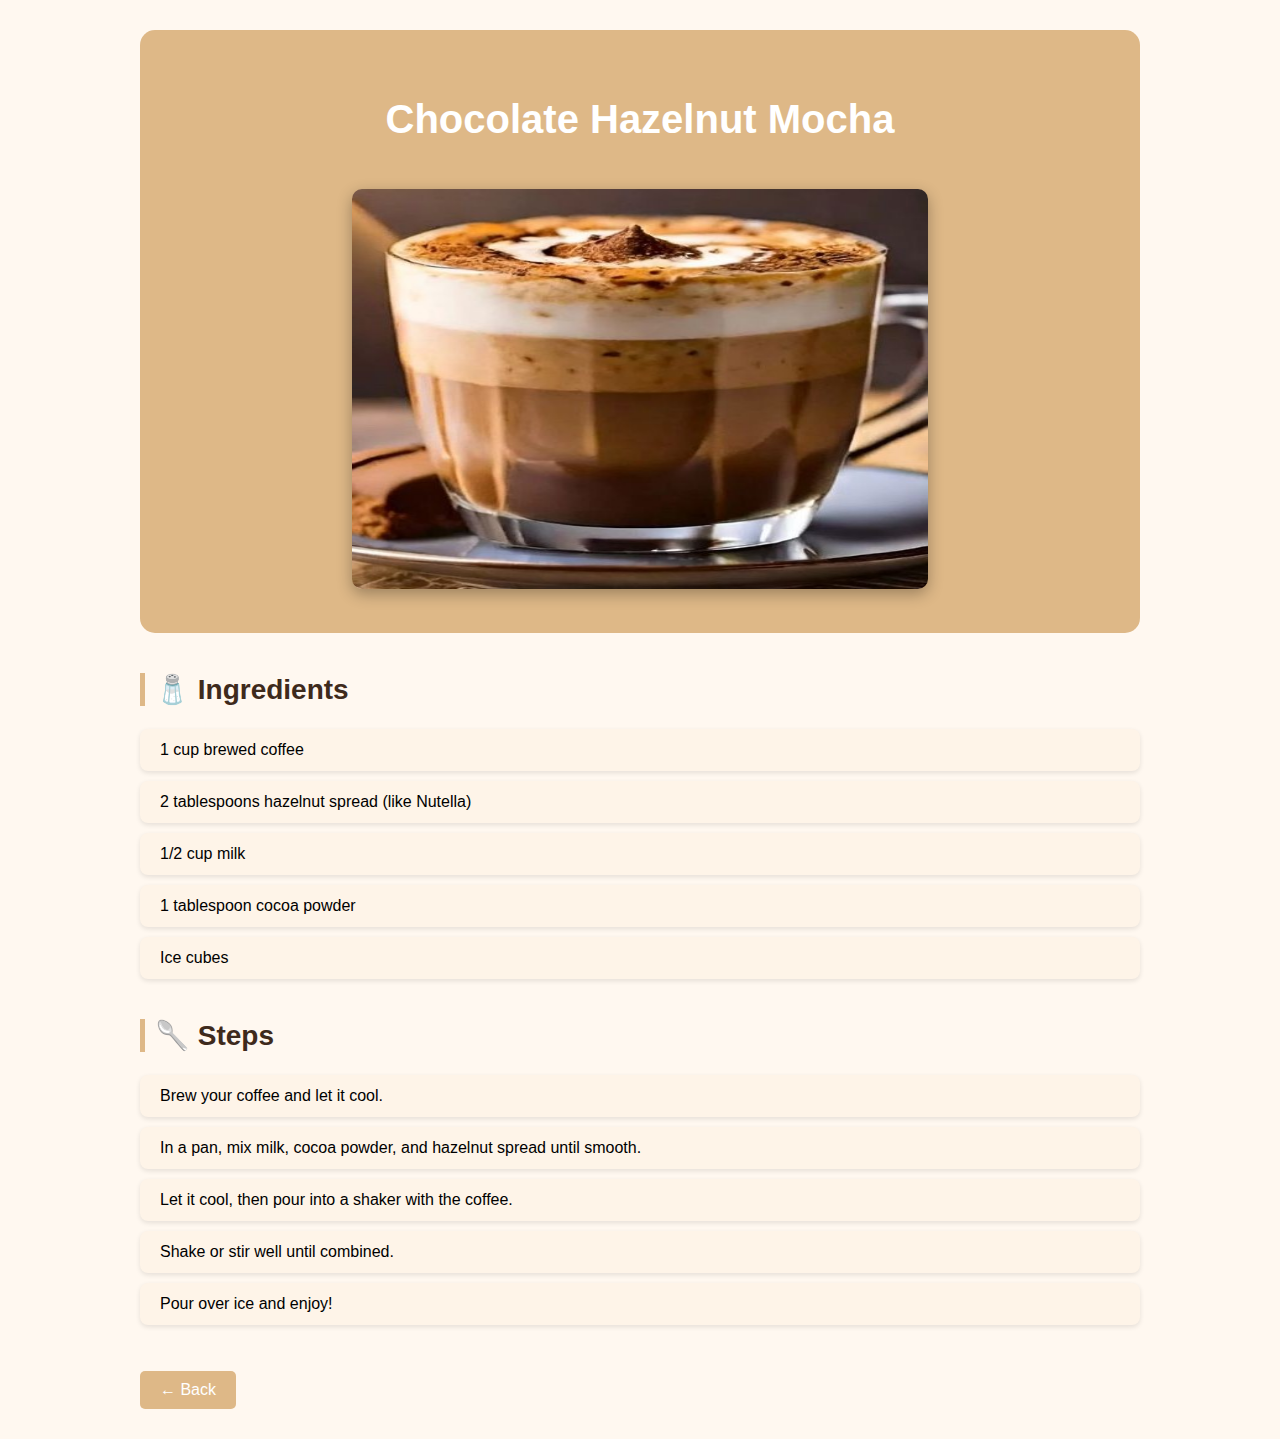
<file: chocolate.html>
<!DOCTYPE html>
<html lang="en">
<head>
  <meta charset="UTF-8">
  <title>Chocolate Hazelnut Mocha Recipe</title>
  <style>
    /* Same CSS pattern reused */
    body {
      font-family: Arial, sans-serif;
      background-color: #fff8f0;
      margin: 0;
      padding: 0;
    }

    .container {
      max-width: 1000px;
      margin: auto;
      padding: 30px;
    }

    .hero {
      text-align: center;
      background-color: burlywood;
      padding: 40px 20px;
      border-radius: 15px;
    }

    .hero h1 {
      font-size: 40px;
      color: #fff;
    }

    .hero img {
      margin-top: 20px;
      width: 60%;
      max-height: 400px;
      border-radius: 10px;
      box-shadow: 0 5px 15px rgba(0,0,0,0.3);
    }

    .section {
      margin-top: 40px;
    }

    h2 {
      font-size: 28px;
      color: #3e2a1c;
      border-left: 5px solid burlywood;
      padding-left: 10px;
    }

    ul {
      list-style: none;
      padding-left: 0;
    }

    li {
      background-color: #fef4e8;
      margin-bottom: 10px;
      padding: 12px 20px;
      border-radius: 8px;
      box-shadow: 0 2px 5px rgba(0,0,0,0.1);
    }

    .back {
      display: inline-block;
      margin-top: 30px;
      padding: 10px 20px;
      background-color: burlywood;
      color: white;
      text-decoration: none;
      border-radius: 5px;
      transition: background-color 0.3s;
    }

    .back:hover {
      background-color: #a97142;
    }
  </style>
</head>
<body>

  <div class="container">
    <div class="hero">
      <h1>Chocolate Hazelnut Mocha</h1>
      <img src="chocolate.jpg" alt="Chocolate Hazelnut Mocha">
    </div>

    <div class="section">
      <h2>🧂 Ingredients</h2>
      <ul>
        <li>1 cup brewed coffee</li>
        <li>2 tablespoons hazelnut spread (like Nutella)</li>
        <li>1/2 cup milk</li>
        <li>1 tablespoon cocoa powder</li>
        <li>Ice cubes</li>
      </ul>
    </div>

    <div class="section">
      <h2>🥄 Steps</h2>
      <ul>
        <li>Brew your coffee and let it cool.</li>
        <li>In a pan, mix milk, cocoa powder, and hazelnut spread until smooth.</li>
        <li>Let it cool, then pour into a shaker with the coffee.</li>
        <li>Shake or stir well until combined.</li>
        <li>Pour over ice and enjoy!</li>
      </ul>
    </div>

    <a href="index.html" class="back">← Back </a>
  </div>

</body>
</html>
</file>
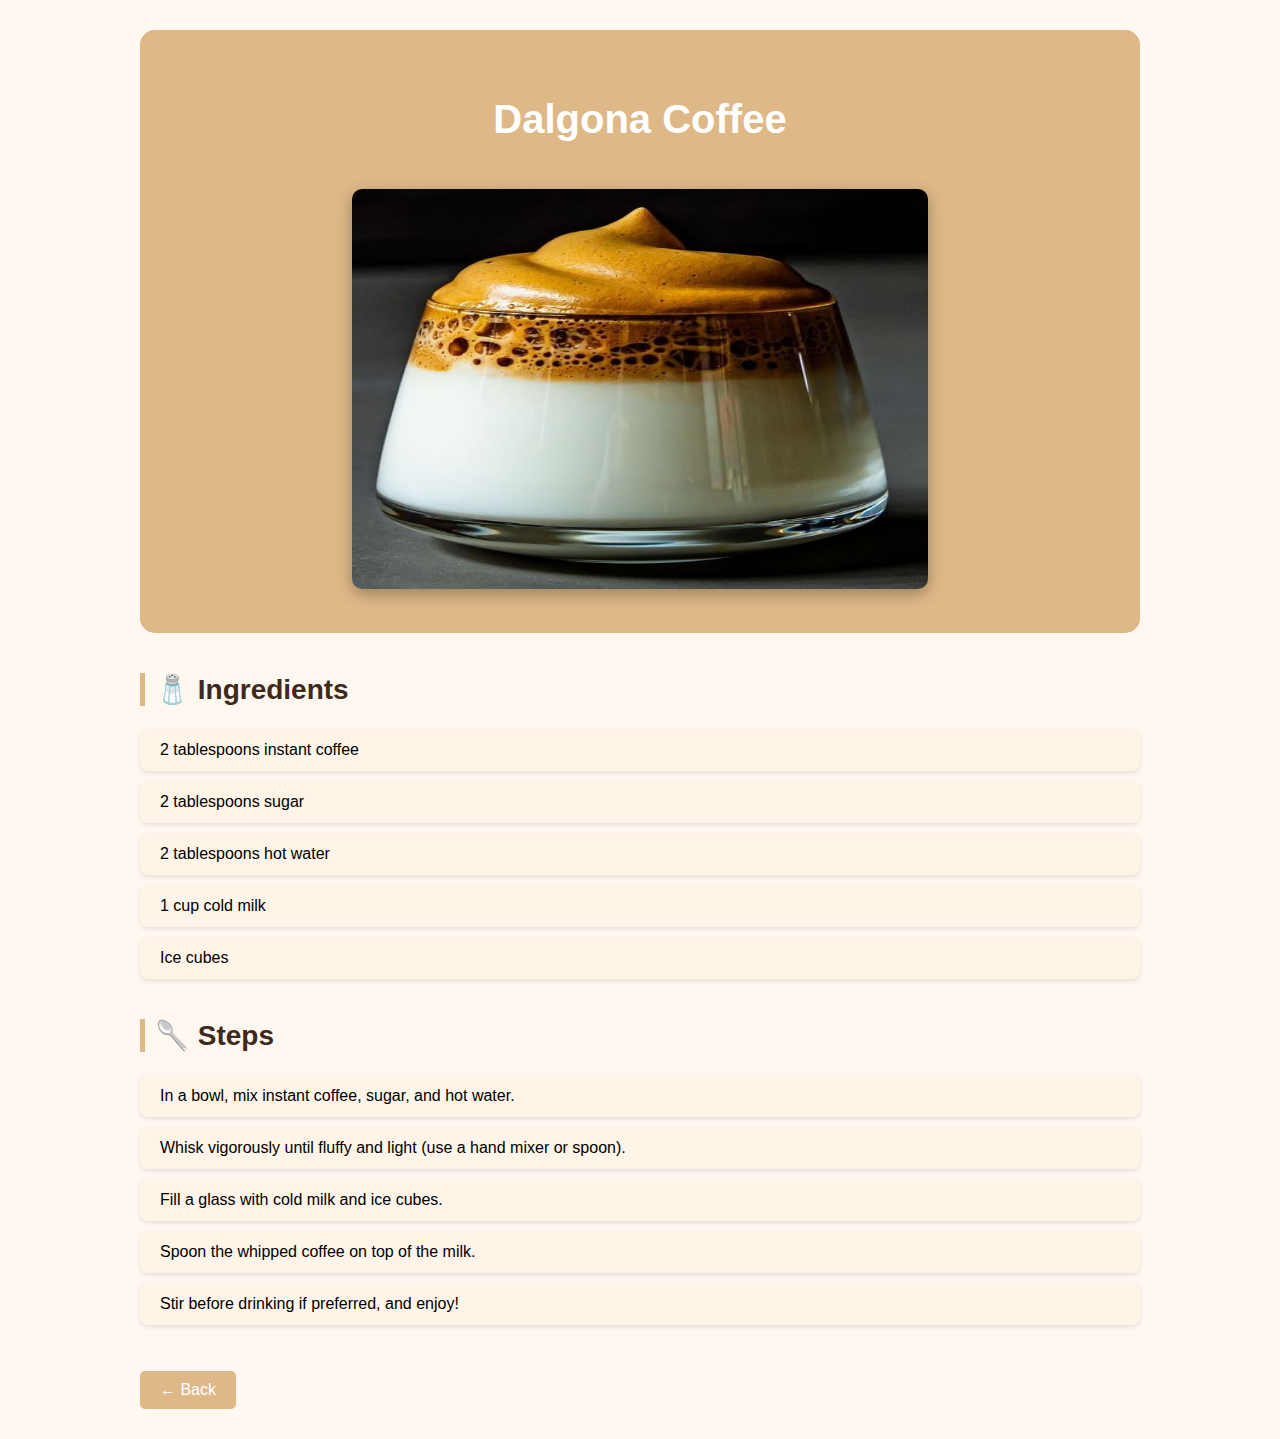
<file: dalgona.html>
<!DOCTYPE html>
<html lang="en">
<head>
  <meta charset="UTF-8">
  <title>Dalgona Coffee Recipe</title>
  <style>
    body {
      font-family: Arial, sans-serif;
      background-color: #fff8f0;
      margin: 0;
      padding: 0;
    }

    .container {
      max-width: 1000px;
      margin: auto;
      padding: 30px;
    }

    .hero {
      text-align: center;
      background-color: burlywood;
      padding: 40px 20px;
      border-radius: 15px;
    }

    .hero h1 {
      font-size: 40px;
      color: #fff;
    }

    .hero img {
      margin-top: 20px;
      width: 60%;
      max-height: 400px;
      border-radius: 10px;
      box-shadow: 0 5px 15px rgba(0,0,0,0.3);
    }

    .section {
      margin-top: 40px;
    }

    h2 {
      font-size: 28px;
      color: #3e2a1c;
      border-left: 5px solid burlywood;
      padding-left: 10px;
    }

    ul {
      list-style: none;
      padding-left: 0;
    }

    li {
      background-color: #fef4e8;
      margin-bottom: 10px;
      padding: 12px 20px;
      border-radius: 8px;
      box-shadow: 0 2px 5px rgba(0,0,0,0.1);
    }

    .back {
      display: inline-block;
      margin-top: 30px;
      padding: 10px 20px;
      background-color: burlywood;
      color: white;
      text-decoration: none;
      border-radius: 5px;
      transition: background-color 0.3s;
    }

    .back:hover {
      background-color: #a97142;
    }
  </style>
</head>
<body>

  <div class="container">
    <div class="hero">
      <h1>Dalgona Coffee</h1>
      <img src="dalgona.jpg" alt="Dalgona Coffee">
    </div>

    <div class="section">
      <h2>🧂 Ingredients</h2>
      <ul>
        <li>2 tablespoons instant coffee</li>
        <li>2 tablespoons sugar</li>
        <li>2 tablespoons hot water</li>
        <li>1 cup cold milk</li>
        <li>Ice cubes</li>
      </ul>
    </div>

    <div class="section">
      <h2>🥄 Steps</h2>
      <ul>
        <li>In a bowl, mix instant coffee, sugar, and hot water.</li>
        <li>Whisk vigorously until fluffy and light (use a hand mixer or spoon).</li>
        <li>Fill a glass with cold milk and ice cubes.</li>
        <li>Spoon the whipped coffee on top of the milk.</li>
        <li>Stir before drinking if preferred, and enjoy!</li>
      </ul>
    </div>

    <a href="index.html" class="back">← Back</a>
  </div>

</body>
</html>
</file>
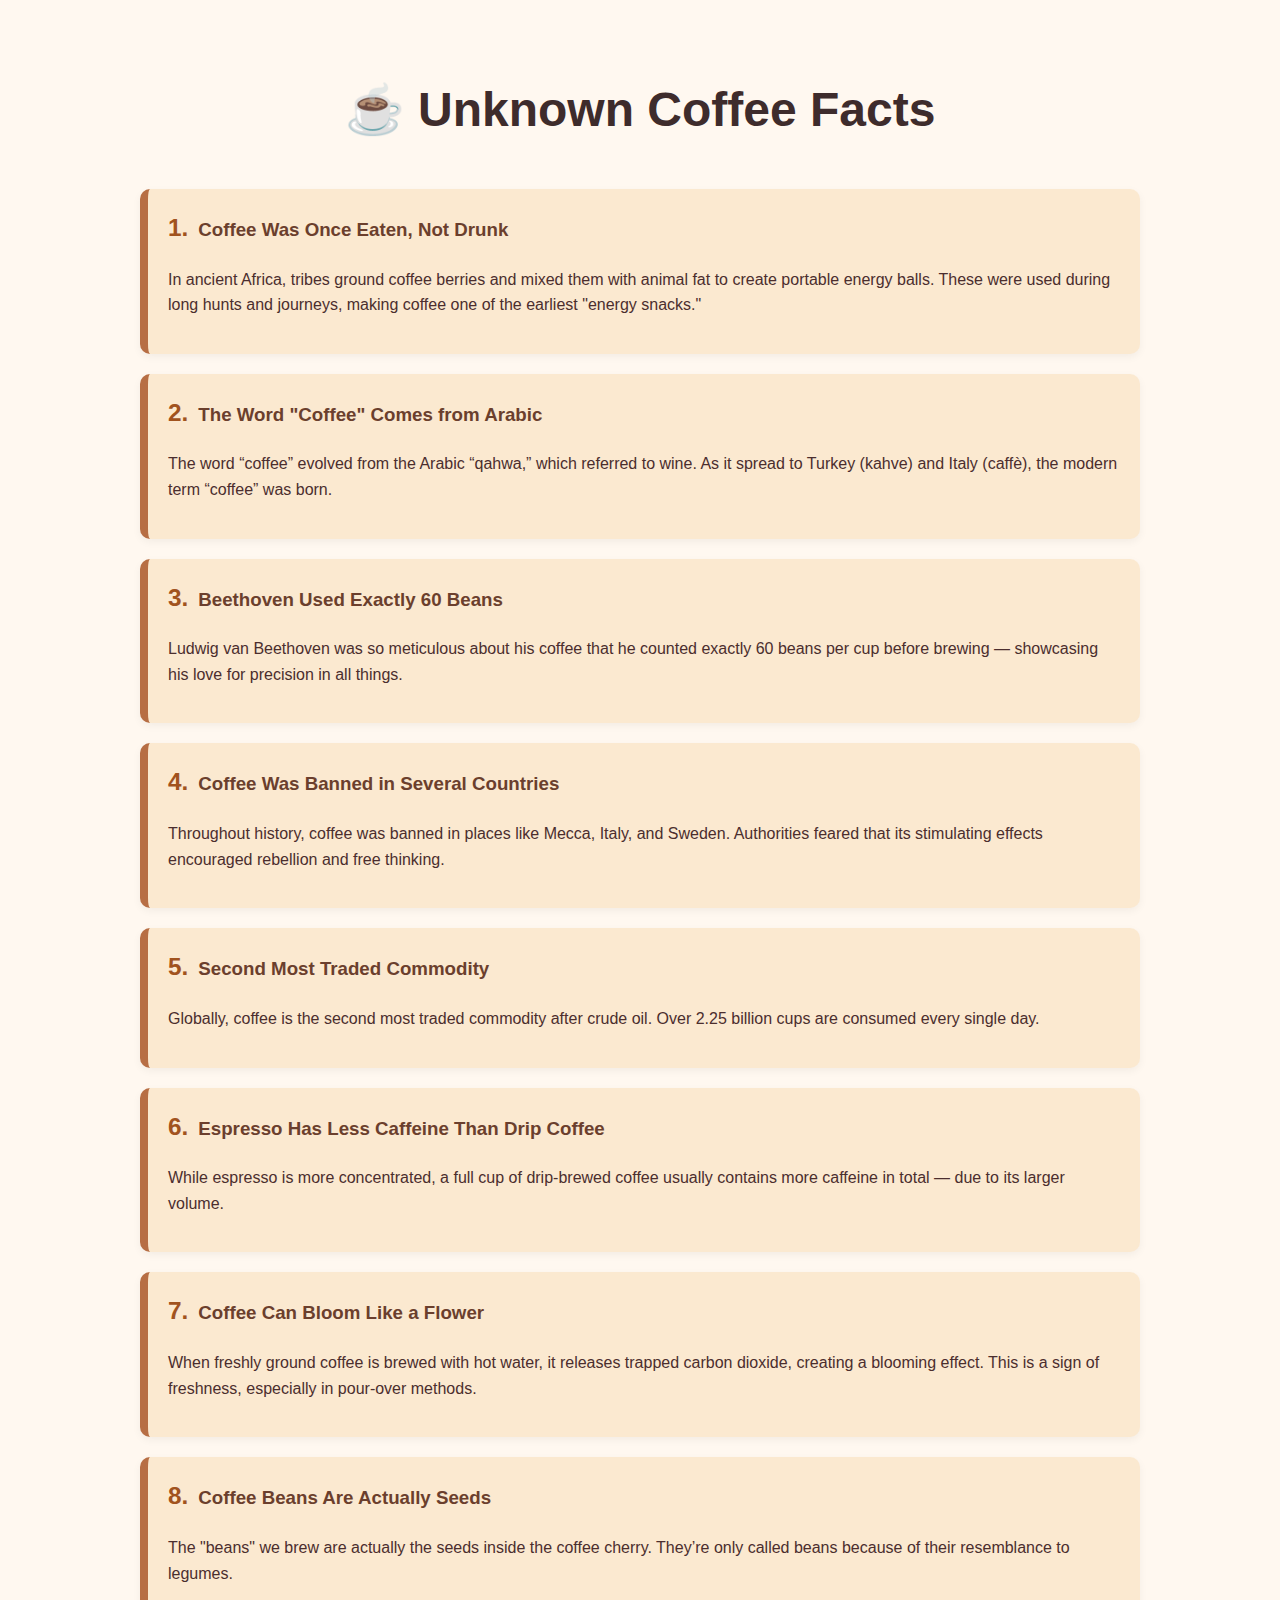
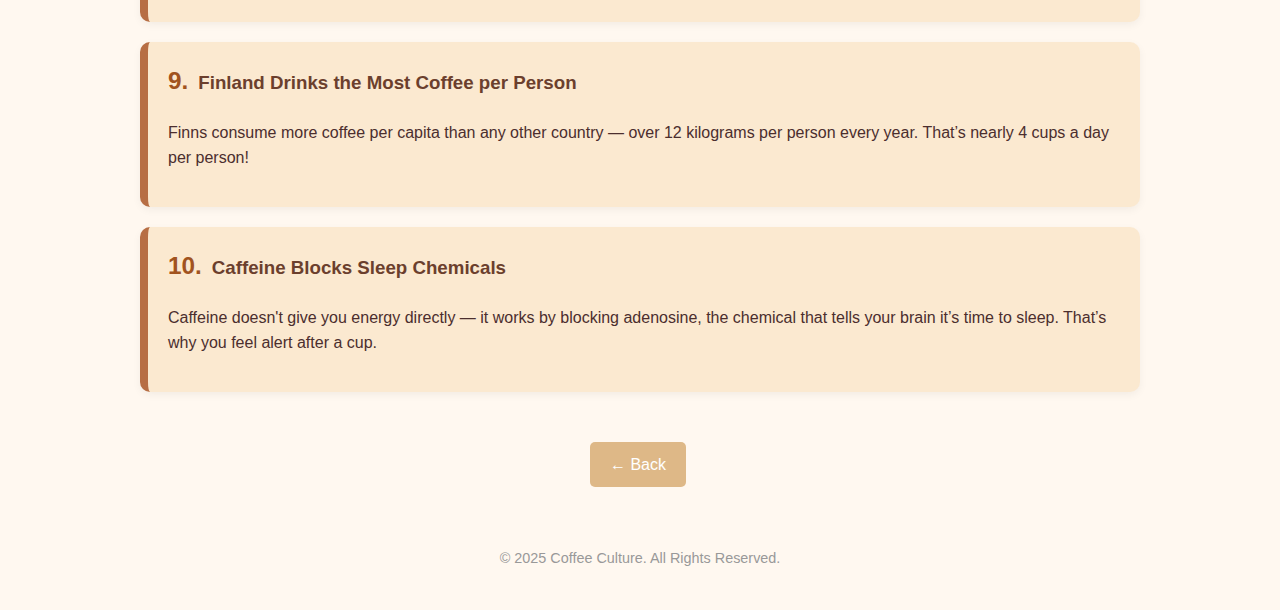
<file: facts.html>
<!DOCTYPE html>
<html lang="en">
<head>
  <meta charset="UTF-8">
  <meta name="viewport" content="width=device-width, initial-scale=1">
  <title>Unknown Coffee Facts</title>
  <style>
    body {
      margin: 0;
      font-family: 'Segoe UI', Tahoma, Geneva, Verdana, sans-serif;
      background-color: #fff8f0;
      color: #4b2e2e;
      line-height: 1.6;
    }

    .container {
      max-width: 1000px;
      margin: auto;
      padding: 40px 20px;
    }

    h1 {
      text-align: center;
      font-size: 3em;
      color: #3e2c2c;
      margin-bottom: 40px;
    }

    .fact {
      background-color: #fbe9d0;
      border-left: 8px solid #b76e44;
      margin-bottom: 20px;
      padding: 20px;
      border-radius: 10px;
      box-shadow: 0 3px 8px rgba(0, 0, 0, 0.05);
      transition: transform 0.2s;
    }

    .fact:hover {
      transform: translateY(-5px);
    }

    .fact h3 {
      margin-top: 0;
      color: #6b3f2d;
    }
       .back {
      display: inline-block;
      margin-top: 30px;
      padding: 10px 20px;
      background-color: burlywood;
      color: white;
      text-decoration: none;
      border-radius: 5px;
      transition: background-color 0.3s;
      margin-left: 450px;
      margin-bottom: 20px;
    }

    .back:hover {
      background-color: #a97142;
    }

    .fact-number {
      font-size: 1.3em;
      font-weight: bold;
      margin-right: 10px;
      color: #a1531e;
    }

    footer {
      text-align: center;
      margin-top: 40px;
      font-size: 0.9em;
      color: #999;
    }
  </style>
</head>
<body>

  <div class="container">
    <h1>☕ Unknown Coffee Facts</h1>

    <div class="fact">
      <h3><span class="fact-number">1.</span>Coffee Was Once Eaten, Not Drunk</h3>
      <p>In ancient Africa, tribes ground coffee berries and mixed them with animal fat to create portable energy balls. These were used during long hunts and journeys, making coffee one of the earliest "energy snacks."</p>
    </div>

    <div class="fact">
      <h3><span class="fact-number">2.</span>The Word "Coffee" Comes from Arabic</h3>
      <p>The word “coffee” evolved from the Arabic “qahwa,” which referred to wine. As it spread to Turkey (kahve) and Italy (caffè), the modern term “coffee” was born.</p>
    </div>

    <div class="fact">
      <h3><span class="fact-number">3.</span>Beethoven Used Exactly 60 Beans</h3>
      <p>Ludwig van Beethoven was so meticulous about his coffee that he counted exactly 60 beans per cup before brewing — showcasing his love for precision in all things.</p>
    </div>

    <div class="fact">
      <h3><span class="fact-number">4.</span>Coffee Was Banned in Several Countries</h3>
      <p>Throughout history, coffee was banned in places like Mecca, Italy, and Sweden. Authorities feared that its stimulating effects encouraged rebellion and free thinking.</p>
    </div>

    <div class="fact">
      <h3><span class="fact-number">5.</span>Second Most Traded Commodity</h3>
      <p>Globally, coffee is the second most traded commodity after crude oil. Over 2.25 billion cups are consumed every single day.</p>
    </div>

    <div class="fact">
      <h3><span class="fact-number">6.</span>Espresso Has Less Caffeine Than Drip Coffee</h3>
      <p>While espresso is more concentrated, a full cup of drip-brewed coffee usually contains more caffeine in total — due to its larger volume.</p>
    </div>

    <div class="fact">
      <h3><span class="fact-number">7.</span>Coffee Can Bloom Like a Flower</h3>
      <p>When freshly ground coffee is brewed with hot water, it releases trapped carbon dioxide, creating a blooming effect. This is a sign of freshness, especially in pour-over methods.</p>
    </div>

    <div class="fact">
      <h3><span class="fact-number">8.</span>Coffee Beans Are Actually Seeds</h3>
      <p>The "beans" we brew are actually the seeds inside the coffee cherry. They’re only called beans because of their resemblance to legumes.</p>
    </div>

    <div class="fact">
      <h3><span class="fact-number">9.</span>Finland Drinks the Most Coffee per Person</h3>
      <p>Finns consume more coffee per capita than any other country — over 12 kilograms per person every year. That’s nearly 4 cups a day per person!</p>
    </div>

    <div class="fact">
      <h3><span class="fact-number">10.</span>Caffeine Blocks Sleep Chemicals</h3>
      <p>Caffeine doesn't give you energy directly — it works by blocking adenosine, the chemical that tells your brain it’s time to sleep. That’s why you feel alert after a cup.</p>
    </div>
    <a href="index.html" class="back">← Back </a>

    <footer>
      &copy; 2025 Coffee Culture. All Rights Reserved.
    </footer>
  </div>

</body>
</html>
</file>
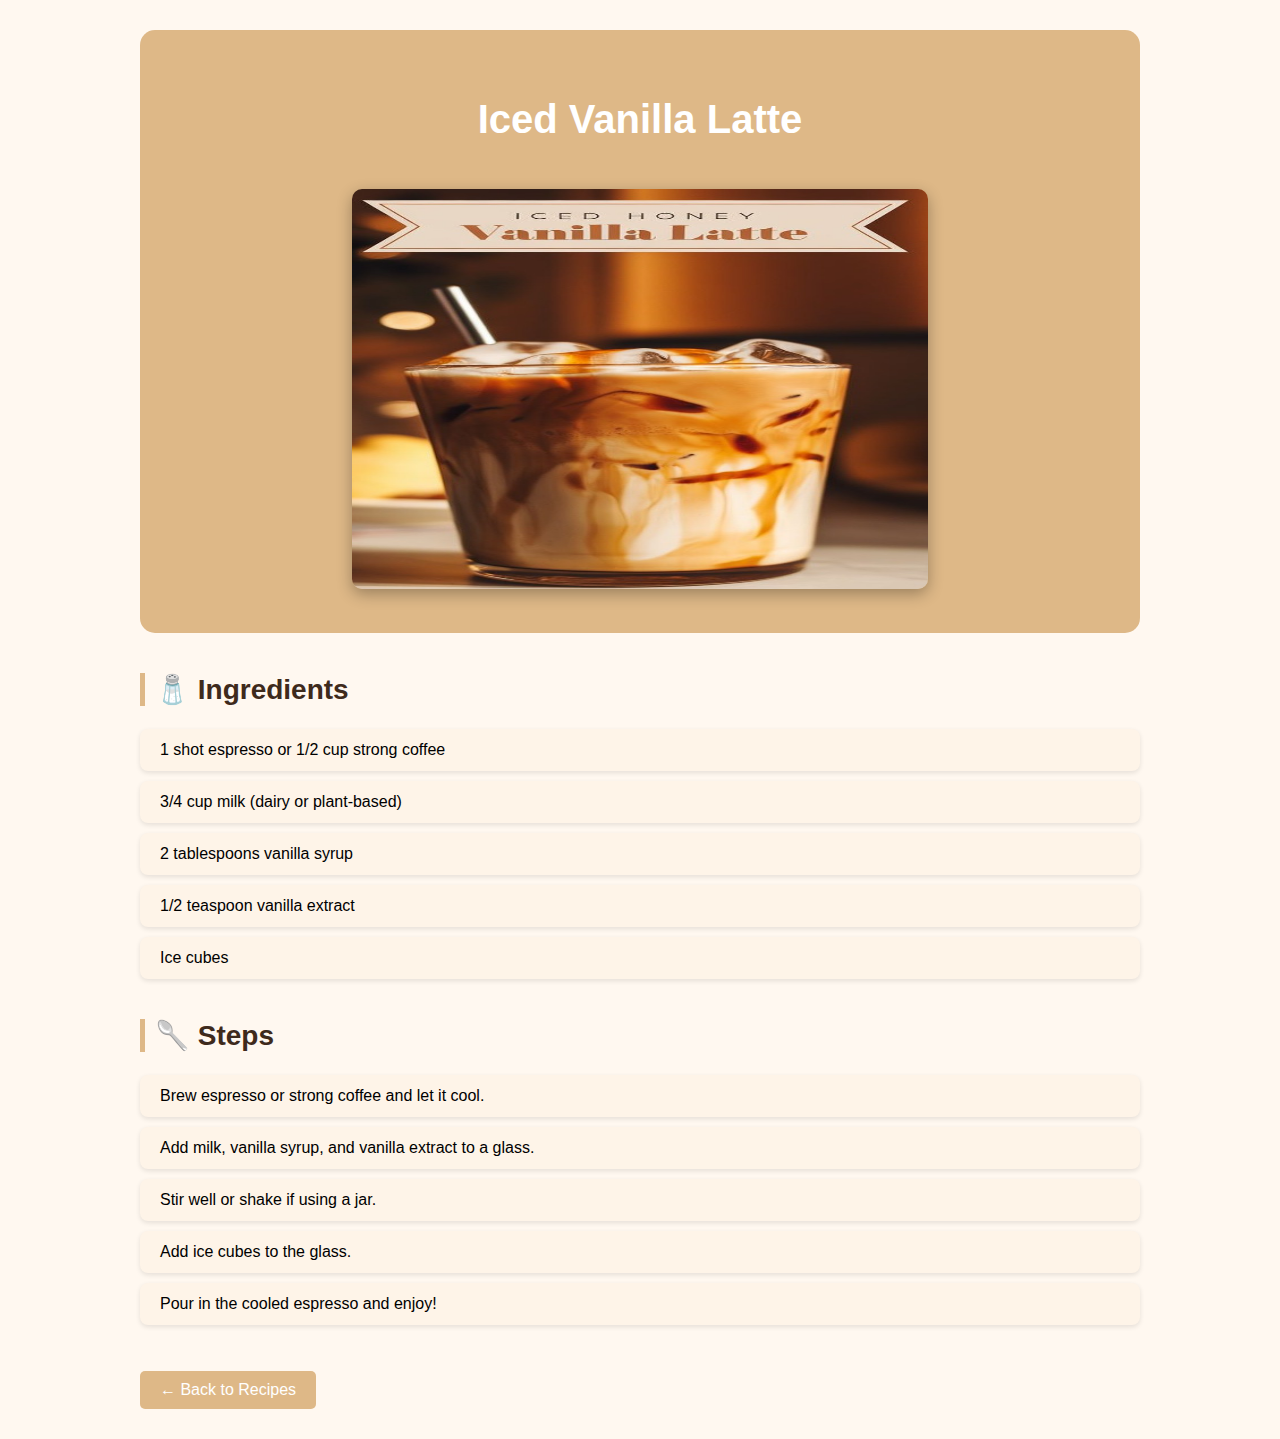
<file: honey.html>
<!DOCTYPE html>
<html lang="en">
<head>
  <meta charset="UTF-8">
  <title>Iced Vanilla Latte Recipe</title>
  <style>
    /* Same styles as above */
    body {
      font-family: Arial, sans-serif;
      background-color: #fff8f0;
      margin: 0;
      padding: 0;
    }

    .container {
      max-width: 1000px;
      margin: auto;
      padding: 30px;
    }

    .hero {
      text-align: center;
      background-color: burlywood;
      padding: 40px 20px;
      border-radius: 15px;
    }

    .hero h1 {
      font-size: 40px;
      color: #fff;
    }

    .hero img {
      margin-top: 20px;
      width: 60%;
      max-height: 400px;
      border-radius: 10px;
      box-shadow: 0 5px 15px rgba(0,0,0,0.3);
    }

    .section {
      margin-top: 40px;
    }

    h2 {
      font-size: 28px;
      color: #3e2a1c;
      border-left: 5px solid burlywood;
      padding-left: 10px;
    }

    ul {
      list-style: none;
      padding-left: 0;
    }

    li {
      background-color: #fef4e8;
      margin-bottom: 10px;
      padding: 12px 20px;
      border-radius: 8px;
      box-shadow: 0 2px 5px rgba(0,0,0,0.1);
    }

    .back {
      display: inline-block;
      margin-top: 30px;
      padding: 10px 20px;
      background-color: burlywood;
      color: white;
      text-decoration: none;
      border-radius: 5px;
      transition: background-color 0.3s;
    }

    .back:hover {
      background-color: #a97142;
    }
  </style>
</head>
<body>

  <div class="container">
    <div class="hero">
      <h1>Iced Vanilla Latte</h1>
      <img src="honey.jpg" alt="Iced Vanilla Latte">
    </div>

    <div class="section">
      <h2>🧂 Ingredients</h2>
      <ul>
        <li>1 shot espresso or 1/2 cup strong coffee</li>
        <li>3/4 cup milk (dairy or plant-based)</li>
        <li>2 tablespoons vanilla syrup</li>
        <li>1/2 teaspoon vanilla extract</li>
        <li>Ice cubes</li>
      </ul>
    </div>

    <div class="section">
      <h2>🥄 Steps</h2>
      <ul>
        <li>Brew espresso or strong coffee and let it cool.</li>
        <li>Add milk, vanilla syrup, and vanilla extract to a glass.</li>
        <li>Stir well or shake if using a jar.</li>
        <li>Add ice cubes to the glass.</li>
        <li>Pour in the cooled espresso and enjoy!</li>
      </ul>
    </div>

    <a href="index.html" class="back">← Back to Recipes</a>
  </div>

</body>
</html>
</file>
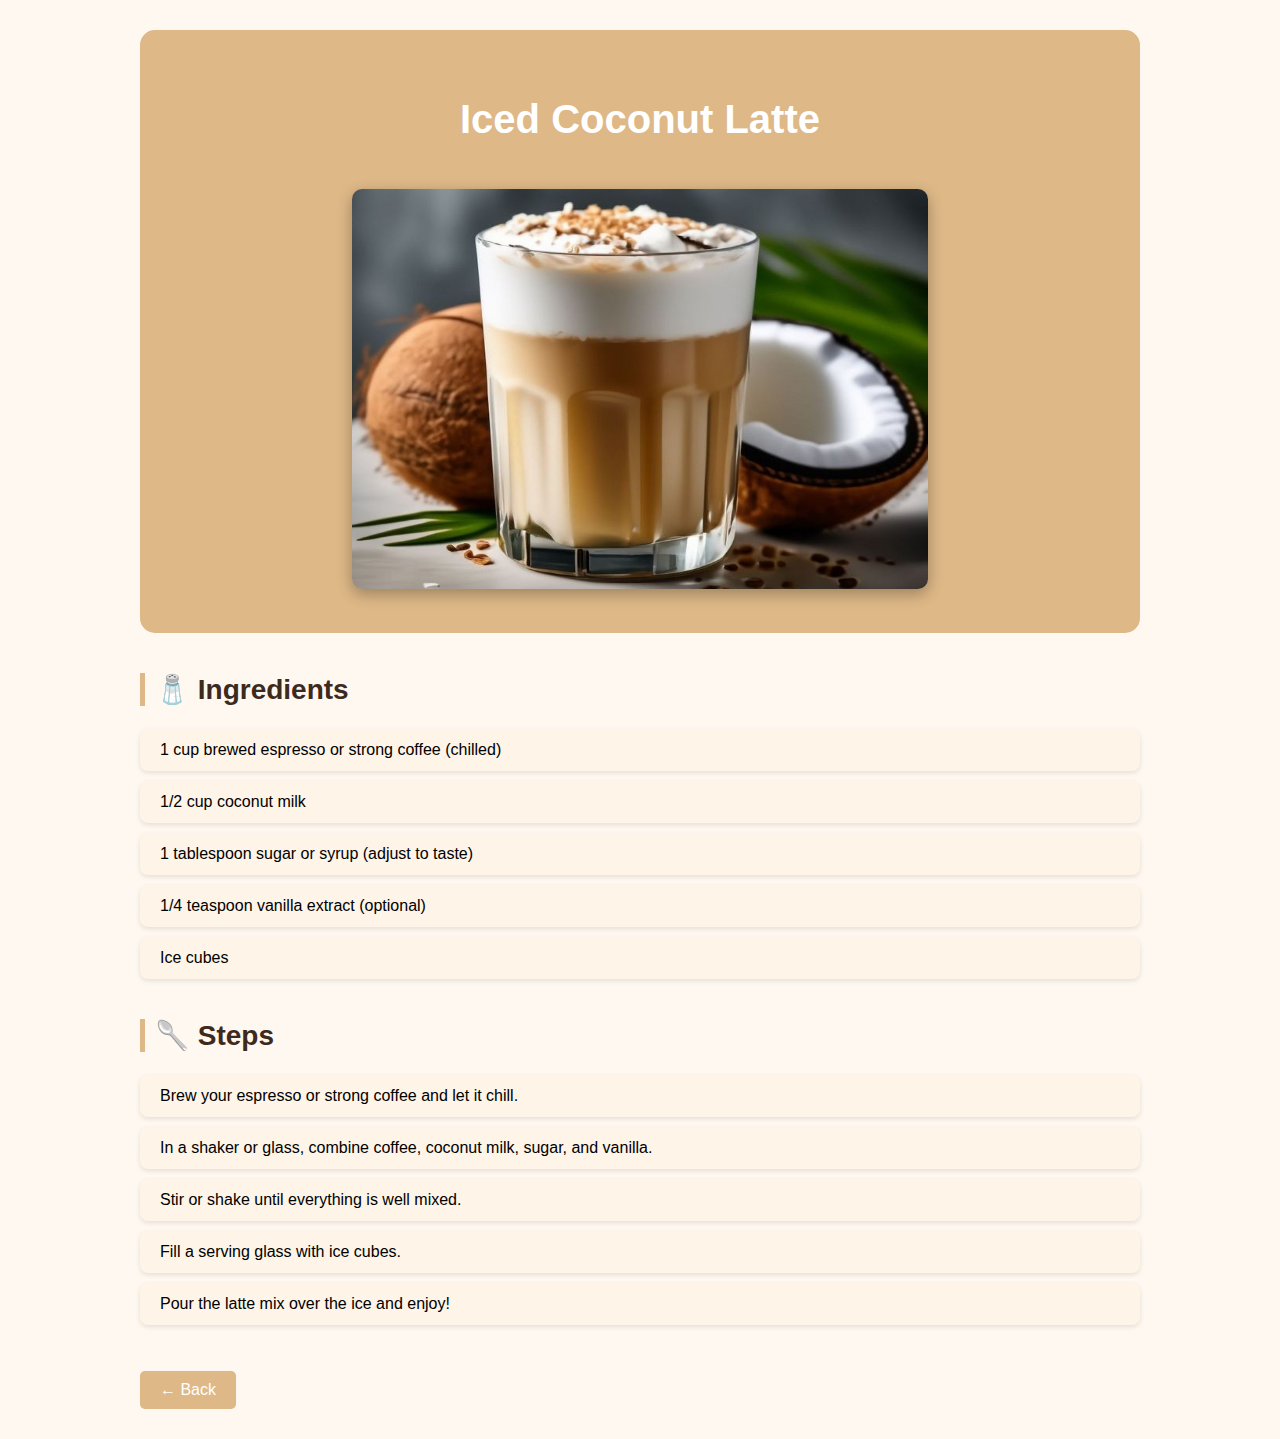
<file: iced.html>
<!DOCTYPE html>
<html lang="en">
<head>
  <meta charset="UTF-8">
  <title>Iced Coconut Latte Recipe</title>
  <style>
    body {
      font-family: Arial, sans-serif;
      background-color: #fff8f0;
      margin: 0;
      padding: 0;
    }

    .container {
      max-width: 1000px;
      margin: auto;
      padding: 30px;
    }

    .hero {
      text-align: center;
      background-color: burlywood;
      padding: 40px 20px;
      border-radius: 15px;
    }

    .hero h1 {
      font-size: 40px;
      color: #fff;
    }

    .hero img {
      margin-top: 20px;
      width: 60%;
      max-height: 400px;
      border-radius: 10px;
      box-shadow: 0 5px 15px rgba(0,0,0,0.3);
    }

    .section {
      margin-top: 40px;
    }

    h2 {
      font-size: 28px;
      color: #3e2a1c;
      border-left: 5px solid burlywood;
      padding-left: 10px;
    }

    ul {
      list-style: none;
      padding-left: 0;
    }

    li {
      background-color: #fef4e8;
      margin-bottom: 10px;
      padding: 12px 20px;
      border-radius: 8px;
      box-shadow: 0 2px 5px rgba(0,0,0,0.1);
    }

    .back {
      display: inline-block;
      margin-top: 30px;
      padding: 10px 20px;
      background-color: burlywood;
      color: white;
      text-decoration: none;
      border-radius: 5px;
      transition: background-color 0.3s;
    }

    .back:hover {
      background-color: #a97142;
    }
  </style>
</head>
<body>

  <div class="container">
    <div class="hero">
      <h1>Iced Coconut Latte</h1>
      <img src="iced.jpg" alt="Iced Coconut Latte">
    </div>

    <div class="section">
      <h2>🧂 Ingredients</h2>
      <ul>
        <li>1 cup brewed espresso or strong coffee (chilled)</li>
        <li>1/2 cup coconut milk</li>
        <li>1 tablespoon sugar or syrup (adjust to taste)</li>
        <li>1/4 teaspoon vanilla extract (optional)</li>
        <li>Ice cubes</li>
      </ul>
    </div>

    <div class="section">
      <h2>🥄 Steps</h2>
      <ul>
        <li>Brew your espresso or strong coffee and let it chill.</li>
        <li>In a shaker or glass, combine coffee, coconut milk, sugar, and vanilla.</li>
        <li>Stir or shake until everything is well mixed.</li>
        <li>Fill a serving glass with ice cubes.</li>
        <li>Pour the latte mix over the ice and enjoy!</li>
      </ul>
    </div>

    <a href="index.html" class="back">← Back </a>
  </div>

</body>
</html>
</file>
